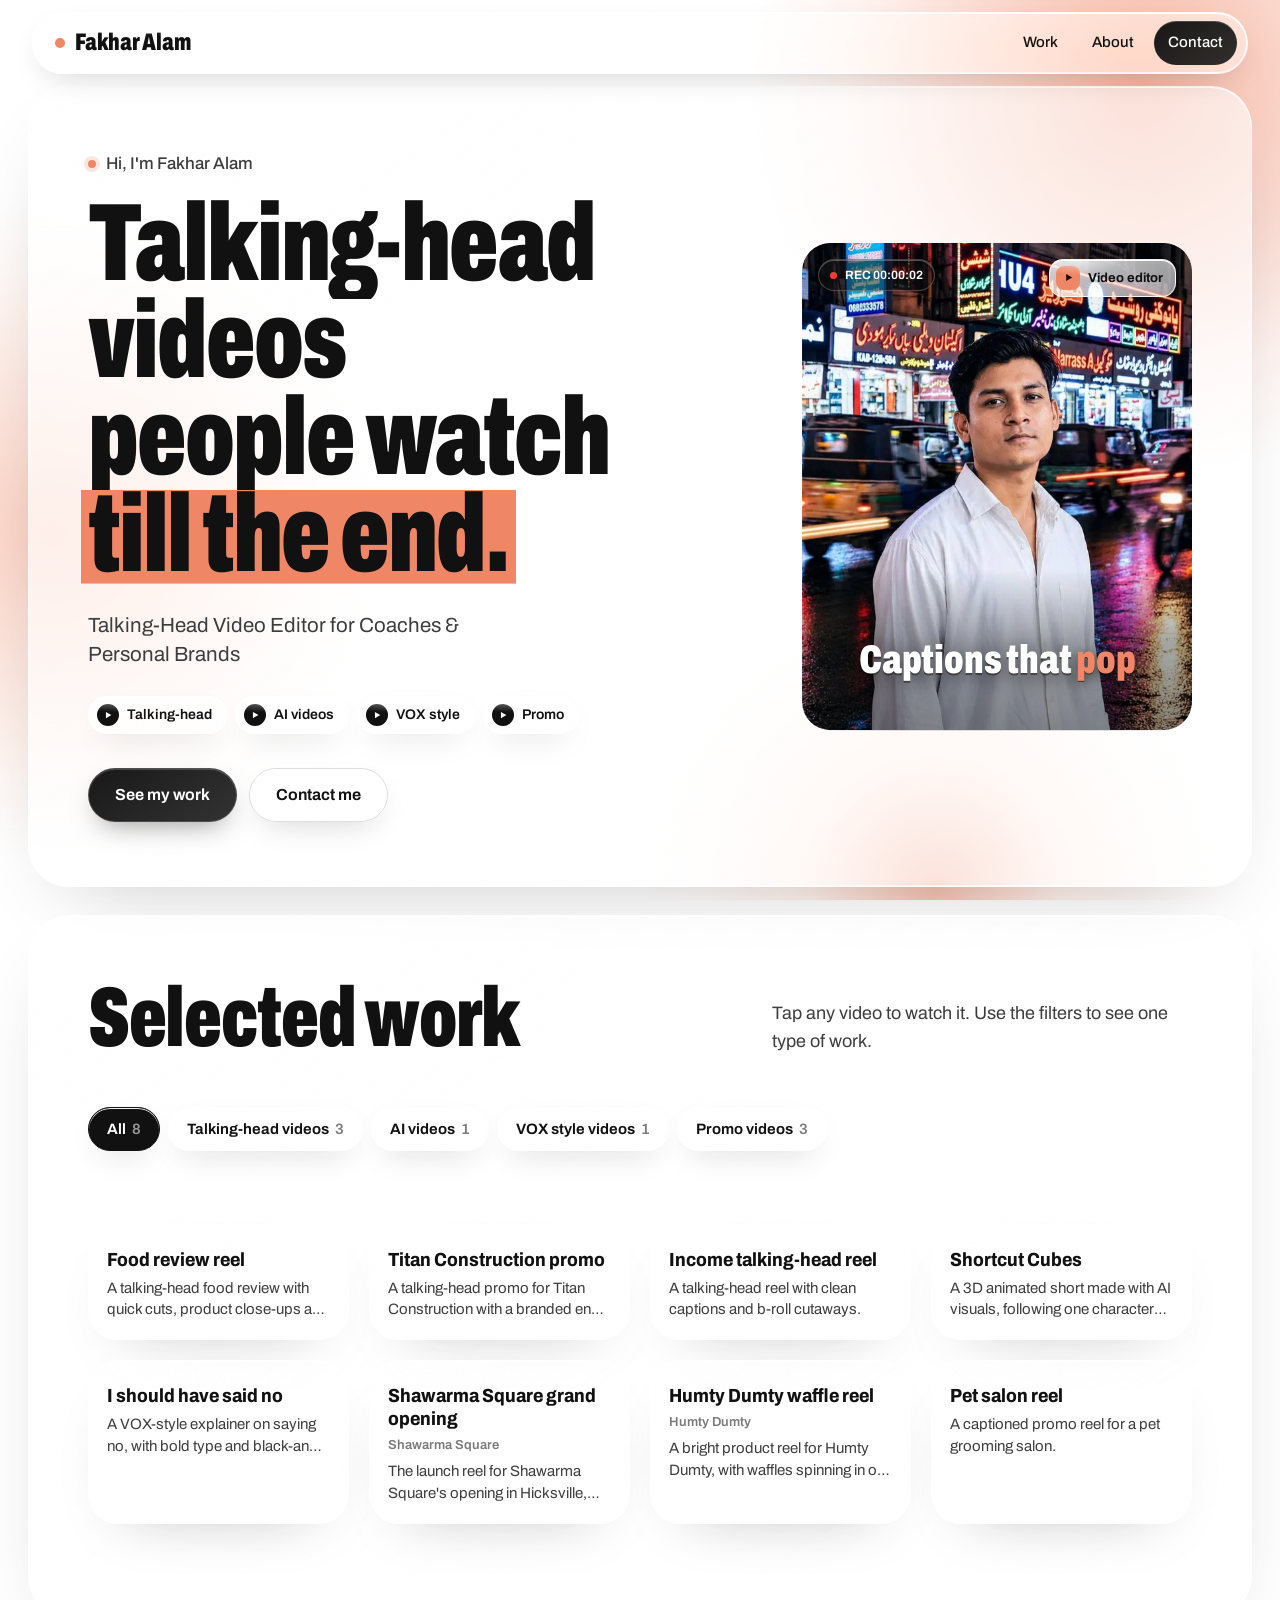
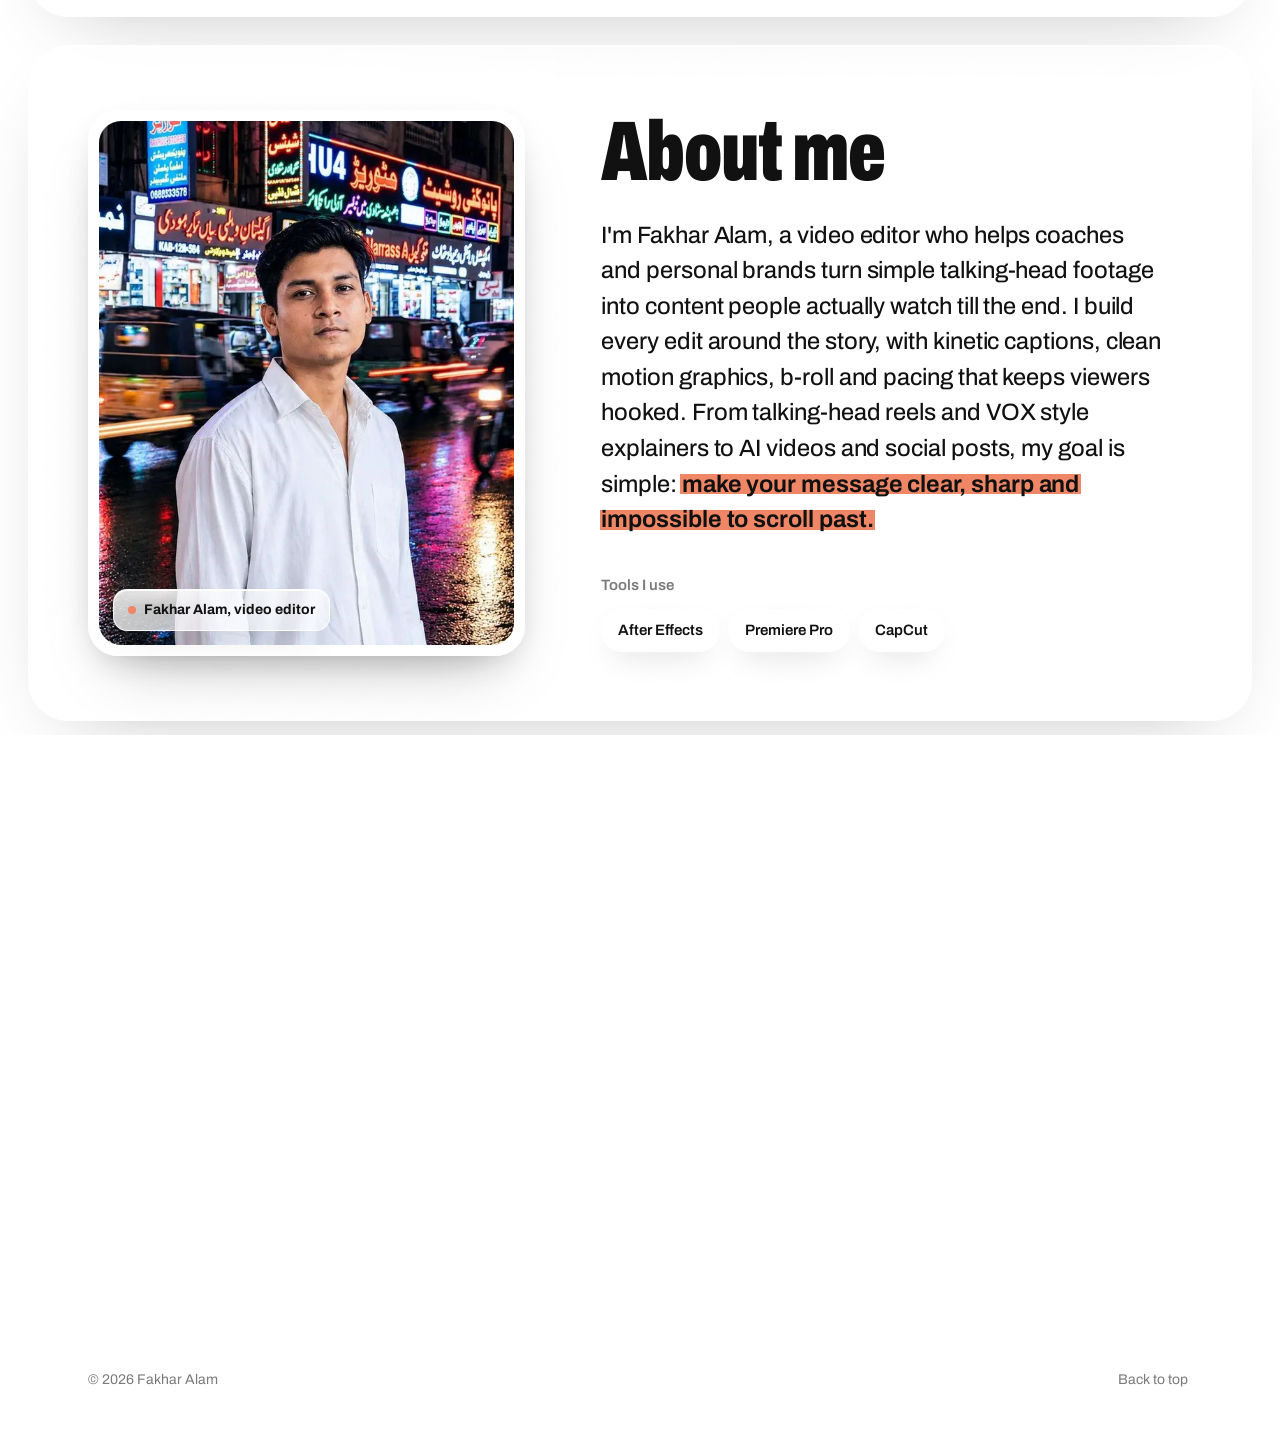
<file: index.html>
<!doctype html>
<html lang="en">
<head>
<meta charset="utf-8">
<meta name="viewport" content="width=device-width, initial-scale=1, viewport-fit=cover">
<title>Fakhar Alam | Talking-Head Video Editor</title>
<meta name="description" content="Fakhar Alam is a video editor for coaches and personal brands: talking-head reels, VOX-style explainers, AI videos and promo edits with kinetic captions, b-roll and motion graphics that keep people watching till the end.">
<meta name="theme-color" content="#FFFFFF">
<link rel="canonical" href="https://fakhar-alam-portfolio.netlify.app/">

<!-- Open Graph / Twitter -->
<meta property="og:type" content="website">
<meta property="og:site_name" content="Fakhar Alam">
<meta property="og:title" content="Fakhar Alam | Talking-Head Video Editor">
<meta property="og:description" content="Talking-head videos people watch till the end. Reels, VOX-style explainers, AI videos and promos for coaches and personal brands.">
<meta property="og:url" content="https://fakhar-alam-portfolio.netlify.app/">
<meta property="og:image" content="https://fakhar-alam-portfolio.netlify.app/images/og-image.jpg">
<meta property="og:image:width" content="1200">
<meta property="og:image:height" content="630">
<meta property="og:image:alt" content="Fakhar Alam, talking-head video editor">
<meta name="twitter:card" content="summary_large_image">
<meta name="twitter:title" content="Fakhar Alam | Talking-Head Video Editor">
<meta name="twitter:description" content="Talking-head videos people watch till the end. Reels, VOX-style explainers, AI videos and promos for coaches and personal brands.">
<meta name="twitter:image" content="https://fakhar-alam-portfolio.netlify.app/images/og-image.jpg">

<!-- icons -->
<link rel="icon" href="/favicon.svg" type="image/svg+xml">
<link rel="icon" href="/favicon-32.png" sizes="32x32" type="image/png">
<link rel="apple-touch-icon" href="/apple-touch-icon.png">

<!-- early loads -->
<link rel="preconnect" href="https://fonts.googleapis.com">
<link rel="preconnect" href="https://fonts.gstatic.com" crossorigin>
<link rel="preload" href="/content/site.json" as="fetch" crossorigin>
<link rel="preload" as="image" type="image/webp" imagesrcset="/images/fakhar-600.webp 600w, /images/fakhar-800.webp 800w" imagesizes="(max-width:900px) min(calc(100vw - 60px),380px), 420px" fetchpriority="high">
<link href="https://fonts.googleapis.com/css2?family=Archivo:ital,wdth,wght@0,62..125,100..900;1,62..125,100..900&display=swap" rel="stylesheet">
<link rel="stylesheet" href="/css/site.css">
</head>
<body>
<!-- 3 pre-blurred gradient blobs, one fixed layer, transform-only drift -->
<div class="bg-blobs" aria-hidden="true"><i></i><i></i><i></i></div>
<div id="root"></div>
<div class="toast" id="toast" role="status" aria-live="polite"></div>
<script src="/js/lenis.min.js" defer></script>
<script src="/js/app.js" defer></script>
</body>
</html>
</file>
<file: css/site.css>
/* Fakhar Alam portfolio — performance build
   Same look (white / #111 / coral #EF8665, liquid-glass panels, soft blobs),
   but almost no live backdrop-filter, no blurred elements, transform/opacity-only animation. */
:root{
  --bg:#FFFFFF; --ink:#111111; --ink-2:#3D3D3D; --muted:#7A7A7A; --line:#E9E9E7; --soft:#F4F4F2;
  --accent:#EF8665; --on-accent:#111111;
  /* static "frosted" fills: slightly higher opacity replaces the blur */
  --glass:linear-gradient(145deg,rgba(255,255,255,.82),rgba(255,255,255,.56));
  --glass-edge:rgba(255,255,255,.85);
  --glass-shadow:inset 0 1px 0 rgba(255,255,255,.95),0 12px 32px -14px rgba(17,17,17,.22);
  --panel:linear-gradient(145deg,rgba(255,255,255,.7),rgba(255,255,255,.5));
  --panel-edge:rgba(255,255,255,.8);
  --panel-shadow:inset 0 1px 0 rgba(255,255,255,.95),0 30px 80px -44px rgba(17,17,17,.3);
  --specular:radial-gradient(60% 70% at 22% 0%,rgba(255,255,255,.55),rgba(255,255,255,0) 60%);
  --ease:cubic-bezier(.16,1,.3,1);
  --font:"Archivo","Helvetica Neue",Arial,system-ui,sans-serif;
  --wrap:1240px;
  color-scheme:light;
  box-sizing:border-box;
  padding-top:env(safe-area-inset-top,0px);
  padding-bottom:env(safe-area-inset-bottom,0px);
}
*,*::before,*::after{box-sizing:inherit}
html{scroll-padding-top:calc(env(safe-area-inset-top,0px) + 80px);scroll-behavior:smooth;background:#FFFFFF}
html.lenis,html.lenis body{height:auto}
.lenis.lenis-smooth{scroll-behavior:auto!important}
.lenis.lenis-smooth [data-lenis-prevent]{overscroll-behavior:contain}
.lenis.lenis-stopped{overflow:hidden}
body{margin:0;background:transparent;color:var(--ink);font-family:var(--font);font-size:17px;line-height:1.55;-webkit-font-smoothing:antialiased;text-rendering:optimizeLegibility;overflow-x:hidden}
img{max-width:100%;display:block}
a{color:inherit}
button,input,textarea,select{font:inherit;color:inherit}
:focus-visible{outline:2px solid var(--ink);outline-offset:3px;border-radius:6px}
.wrap{max-width:var(--wrap);margin:0 auto;padding:0 clamp(20px,4vw,48px)}
body::before{content:"";position:fixed;inset:0 0 auto;height:env(safe-area-inset-top,0px);z-index:60;background:rgba(255,255,255,.92)}
.sr-only{position:absolute;width:1px;height:1px;overflow:hidden;clip:rect(0 0 0 0);white-space:nowrap}

/* ===== background: 3 pre-blurred gradient blobs, transform-only drift ===== */
.bg-blobs{position:fixed;inset:0;z-index:-1;overflow:hidden;pointer-events:none;background:#FFFFFF}
.bg-blobs i{position:absolute;border-radius:50%;will-change:transform;animation:drift 30s ease-in-out infinite alternate;transform:translate3d(0,0,0)}
.bg-blobs i:nth-child(1){width:62vmax;height:62vmax;right:-20vmax;top:-24vmax;background:radial-gradient(circle,rgba(239,134,101,.62) 0%,rgba(239,134,101,.34) 28%,rgba(239,134,101,.1) 52%,rgba(239,134,101,0) 70%)}
.bg-blobs i:nth-child(2){width:52vmax;height:52vmax;left:-22vmax;top:22vh;background:radial-gradient(circle,rgba(246,163,133,.5) 0%,rgba(246,163,133,.26) 30%,rgba(246,163,133,.08) 54%,rgba(246,163,133,0) 70%);animation-duration:36s;animation-delay:-9s}
.bg-blobs i:nth-child(3){width:46vmax;height:46vmax;right:4vw;bottom:-22vmax;background:radial-gradient(circle,rgba(239,134,101,.5) 0%,rgba(255,208,190,.3) 30%,rgba(255,208,190,.08) 54%,rgba(255,208,190,0) 70%);animation-duration:34s;animation-delay:-16s}
@keyframes drift{from{transform:translate3d(0,0,0)}to{transform:translate3d(5%,7%,0)}}
html.paused .bg-blobs i,html.paused .frame.kb img{animation-play-state:paused}

/* ===== nav ===== */
.nav{position:sticky;top:calc(env(safe-area-inset-top,0px) + 12px);z-index:50;padding:0 clamp(12px,3vw,32px)}
.nav-pill{position:relative;max-width:var(--wrap);margin:0 auto;display:flex;align-items:center;justify-content:space-between;height:62px;padding:0 10px 0 22px;border-radius:99px;
  background:linear-gradient(145deg,rgba(255,255,255,.72),rgba(255,255,255,.46));
  -webkit-backdrop-filter:blur(12px) saturate(1.6);backdrop-filter:blur(12px) saturate(1.6);
  border:1px solid var(--glass-edge);box-shadow:var(--glass-shadow);transition:box-shadow .6s var(--ease)}
.nav.scrolled .nav-pill{box-shadow:var(--glass-shadow),0 18px 40px -18px rgba(17,17,17,.3)}
.logo{font-weight:850;font-stretch:72%;font-size:24px;letter-spacing:-.01em;text-decoration:none;display:inline-flex;align-items:center;gap:10px;min-height:44px}
.logo i{width:10px;height:10px;border-radius:50%;background:var(--accent)}
.nav ul{list-style:none;display:flex;gap:6px;margin:0;padding:0}
.nav a.nl{text-decoration:none;font-size:15px;font-weight:500;padding:0 14px;min-height:44px;display:inline-flex;align-items:center;border-radius:99px;transition:background-color .4s var(--ease),color .4s var(--ease)}
.nav a.nl:hover{background:rgba(255,255,255,.7)}
.nav a.nl.cta{background:linear-gradient(145deg,rgba(17,17,17,.97),rgba(17,17,17,.86));color:#fff;box-shadow:inset 0 1px 0 rgba(255,255,255,.2)}
.nav a.nl.cta:hover{background:var(--accent);color:var(--on-accent)}
#scroll-sentinel{position:absolute;top:0;left:0;width:1px;height:10px;pointer-events:none}

/* ===== hero ===== */
.hero{padding:clamp(14px,2vw,24px) clamp(10px,2.4vw,28px) clamp(8px,1.2vw,14px)}
.hero .wrap{display:grid;grid-template-columns:minmax(0,1.25fr) minmax(0,.75fr);gap:clamp(32px,5vw,72px);align-items:center}
.hello{font-size:17px;font-weight:500;color:var(--ink-2);margin:0 0 18px;display:flex;align-items:center;gap:10px}
.hello .dot{width:8px;height:8px;border-radius:50%;background:var(--accent);box-shadow:0 0 0 4px rgba(239,134,101,.2)}
.display{font-weight:880;font-stretch:66%;font-size:clamp(50px,8.6vw,132px);line-height:.88;letter-spacing:-.018em;margin:0;text-wrap:balance;overflow-wrap:anywhere}
.w{display:inline-block;overflow:hidden;vertical-align:top;padding-bottom:.06em;margin-bottom:-.06em}
.w>span{display:inline-block;transform:translateY(105%);transition:transform 1.1s var(--ease)}
.booted .w>span,.in .w>span{transform:none}
.mark{background-image:linear-gradient(var(--accent),var(--accent));background-repeat:no-repeat;background-size:0% 78%;background-position:0 62%;transition:background-size 1.2s var(--ease);padding:0 .06em;margin:0 -.06em;-webkit-box-decoration-break:clone;box-decoration-break:clone}
.mark.on{background-size:100% 78%}
.sub{font-size:clamp(18px,1.6vw,22px);color:var(--ink-2);max-width:34ch;margin:28px 0 0;line-height:1.45}
.chips{display:flex;flex-wrap:wrap;gap:8px;margin:26px 0 0;padding:0;list-style:none}
.chip{position:relative;overflow:hidden;display:inline-flex;align-items:center;gap:8px;padding:7px 14px 7px 8px;min-height:38px;border-radius:99px;font-size:14px;font-weight:600;cursor:pointer;border:1px solid var(--glass-edge);background:var(--glass);box-shadow:var(--glass-shadow);color:inherit;transform:scale(.6);opacity:0;transition:transform .7s var(--ease),opacity .5s var(--ease),background-color .4s var(--ease)}
.chip:hover{background:rgba(255,255,255,.92)}
.chip .ic{width:22px;height:22px;border-radius:50%;background:var(--ink);color:#fff;display:grid;place-items:center}
.chip .ic svg{width:10px;height:10px;fill:#fff}
.booted .chip,.chips.in .chip{transform:none;opacity:1}
.ctas{display:flex;flex-wrap:wrap;gap:12px;margin-top:34px}
.btn{display:inline-flex;align-items:center;justify-content:center;gap:10px;height:54px;padding:0 26px;border-radius:99px;font-weight:650;font-size:16px;text-decoration:none;border:1.5px solid var(--ink);cursor:pointer;transition:transform .5s var(--ease),background-color .4s var(--ease),color .4s var(--ease)}
.btn:hover{transform:translateY(-2px)}
.btn-ink{background:linear-gradient(145deg,rgba(17,17,17,.97),rgba(17,17,17,.86));color:#fff;border-color:rgba(255,255,255,.18);box-shadow:inset 0 1px 0 rgba(255,255,255,.18),0 12px 28px -12px rgba(17,17,17,.5)}
.btn-ink:hover{background:var(--accent);color:var(--on-accent)}
.btn-line{position:relative;background:var(--glass);border-color:var(--glass-edge);box-shadow:var(--glass-shadow);outline:1px solid rgba(17,17,17,.14);outline-offset:-1px}
.btn-line:hover{background:var(--ink);color:#fff;outline-color:var(--ink)}

.hero-media{margin:0;justify-self:end;width:100%;max-width:420px}
.frame{position:relative;aspect-ratio:4/5;border-radius:28px;overflow:hidden;background:var(--soft);clip-path:inset(0 0 100% 0 round 28px);transition:clip-path 1.4s var(--ease);box-shadow:0 30px 70px -36px rgba(17,17,17,.55);transform:translateZ(0)}
.booted .frame,.frame.in{clip-path:inset(0 0 0 0 round 28px)}
.frame img{width:100%;height:100%;object-fit:cover;transform:scale(1.14);transition:transform 2.4s var(--ease);will-change:transform;backface-visibility:hidden}
.booted .frame img,.frame.in img{transform:scale(1.02)}
.frame.kb img{animation:kb 18s ease-in-out infinite alternate}
.frame.kb.offscreen img{animation-play-state:paused}
@keyframes kb{from{transform:scale(1.02)}to{transform:scale(1.1) translate(-1%,-1.5%)}}
.frame .ph{position:absolute;inset:0;display:grid;place-items:center;color:var(--muted);font-weight:600}
.rec{position:absolute;top:16px;left:16px;display:flex;align-items:center;gap:8px;color:#fff;font-size:12px;font-weight:650;padding:6px 11px;border-radius:99px;font-variant-numeric:tabular-nums}
.rec i{width:7px;height:7px;border-radius:50%;background:#FF3B30;animation:blink 1.2s steps(2,start) infinite}
@keyframes blink{to{visibility:hidden}}
.badge{position:absolute;top:16px;right:16px;display:flex;align-items:center;gap:8px;color:var(--ink);font-size:13px;font-weight:700;padding:6px 12px 6px 6px;border-radius:14px;background:var(--glass);border:1px solid var(--glass-edge);box-shadow:var(--glass-shadow);transform:scale(0);transform-origin:top right;transition:transform .7s var(--ease) .9s}
.booted .badge,.frame.in .badge{transform:scale(1)}
.badge .ic{width:24px;height:24px;border-radius:8px;background:var(--accent);display:grid;place-items:center}
.badge .ic svg{width:11px;height:11px}
/* caption: dark gradient band behind it so the coral word stays readable */
.cap{position:absolute;left:0;right:0;bottom:0;display:flex;justify-content:center;align-items:flex-end;padding:70px 16px calc(12% + 4px);pointer-events:none;background:linear-gradient(180deg,rgba(0,0,0,0),rgba(0,0,0,.34) 45%,rgba(0,0,0,.46))}
.cap span{font-weight:880;font-stretch:72%;font-size:clamp(28px,3.4vw,40px);line-height:1;color:#fff;text-shadow:0 2px 0 rgba(0,0,0,.4),0 4px 22px rgba(0,0,0,.55);text-align:center;letter-spacing:-.005em;display:inline-block;animation:pop .55s var(--ease) both}
.cap span em{font-style:normal;color:var(--accent);text-shadow:0 1px 0 rgba(0,0,0,.55),0 3px 14px rgba(0,0,0,.6)}
@keyframes pop{from{transform:scale(.7) translateY(8px);opacity:0}to{transform:none;opacity:1}}

/* ===== static glass helpers ===== */
.glass-dark{background:linear-gradient(140deg,rgba(17,17,17,.6),rgba(17,17,17,.42));border:1px solid rgba(255,255,255,.22);box-shadow:inset 0 1px 0 rgba(255,255,255,.28),0 8px 24px -10px rgba(0,0,0,.4)}
.ccard,.tools li,.about-tag,.filters button,.drive-links a,.vplay,.lb-nav button,.lb-close{position:relative;background:var(--glass);border:1px solid var(--glass-edge);box-shadow:var(--glass-shadow)}
/* bright glass rim */
.hero>.wrap::before,.sec>.wrap::before,footer>.wrap::before,.vcard::before,.nav-pill::before,.ccard::before,.lb-box::before,.btn-line::before{content:"";position:absolute;inset:0;border-radius:inherit;padding:1.4px;pointer-events:none;z-index:2;
 background:linear-gradient(135deg,rgba(255,255,255,1),rgba(255,255,255,.15) 32%,rgba(255,255,255,0) 52%,rgba(255,255,255,.25) 72%,rgba(255,255,255,.95));
 -webkit-mask:linear-gradient(#000 0 0) content-box,linear-gradient(#000 0 0);-webkit-mask-composite:xor;mask:linear-gradient(#000 0 0) content-box exclude,linear-gradient(#000 0 0)}
/* static specular highlight (no blend mode, no pointer tracking) */
.nav-pill::after,.chip::after,.btn-line::after,.ccard::after,.badge::after,.about-tag::after{content:"";position:absolute;inset:0;border-radius:inherit;pointer-events:none;z-index:1;background:var(--specular)}
.hero>.wrap>*,.sec>.wrap>*{position:relative;z-index:3}

/* ===== section panels ===== */
.sec{padding:clamp(8px,1.2vw,14px) clamp(10px,2.4vw,28px)}
footer{padding:clamp(8px,1.2vw,14px) clamp(10px,2.4vw,28px) clamp(18px,2.4vw,28px);color:var(--muted);font-size:14px}
.hero>.wrap,.sec>.wrap,footer>.wrap{position:relative;max-width:var(--wrap);margin:0 auto;border-radius:clamp(28px,3.2vw,46px);padding:clamp(30px,5vw,76px) clamp(22px,4.6vw,68px);background:radial-gradient(40% 45% at 18% 0%,rgba(255,255,255,.5),rgba(255,255,255,0) 70%),var(--panel);border:1px solid var(--panel-edge);box-shadow:var(--panel-shadow)}
footer>.wrap{padding:16px clamp(22px,4.6vw,68px);border-radius:26px;display:flex;justify-content:space-between;align-items:center;gap:16px;flex-wrap:wrap}
footer a{text-decoration:none;display:inline-flex;align-items:center;min-height:44px;padding:0 4px}
footer a:hover{color:var(--ink)}
.sec.stats-sec>.wrap{padding:0;background:none;border:0;box-shadow:none}
.sec.stats-sec>.wrap::before,.sec.stats-sec>.wrap::after{display:none}
.sec-head{display:flex;flex-wrap:wrap;align-items:end;justify-content:space-between;gap:20px 40px;margin-bottom:clamp(36px,4vw,56px)}
.h2{font-weight:880;font-stretch:66%;font-size:clamp(46px,6.6vw,96px);line-height:.9;letter-spacing:-.015em;margin:0}
.lead{max-width:42ch;color:var(--ink-2);margin:0;font-size:18px}
.rv{opacity:0;transform:translateY(28px);transition:opacity 1s var(--ease),transform 1.1s var(--ease)}
.rv.in,.booted .rv{opacity:1;transform:none}
/* off-screen sections are skipped by the renderer until they come near the viewport */
#about,#contact{content-visibility:auto;contain-intrinsic-size:auto 900px}

/* ===== work ===== */
.filters{display:flex;flex-wrap:wrap;gap:8px;margin:0 0 18px}
.filters button{min-height:44px;padding:0 18px;border-radius:99px;font-weight:650;font-size:15px;cursor:pointer;color:var(--ink);transition:background-color .5s var(--ease),color .5s var(--ease),transform .5s var(--ease)}
.filters button:hover{transform:translateY(-1px)}
.filters button[aria-selected="true"]{background:var(--ink);color:#fff;border-color:var(--ink)}
.filters button em{font-style:normal;opacity:.55;margin-left:6px;font-weight:600}
.cat-desc{color:var(--ink-2);max-width:60ch;margin:0 0 28px;min-height:1.55em}
.vgrid{display:grid;grid-template-columns:repeat(auto-fill,minmax(230px,1fr));gap:clamp(14px,1.6vw,22px)}
.vcard{position:relative;display:flex;flex-direction:column;gap:14px;text-align:left;border:1px solid rgba(255,255,255,.75);padding:10px 10px 18px;border-radius:30px;cursor:pointer;color:inherit;
  background:radial-gradient(60% 70% at 22% 0%,rgba(255,255,255,.55),rgba(255,255,255,0) 60%),linear-gradient(145deg,rgba(255,255,255,.76),rgba(255,255,255,.5));box-shadow:inset 0 1px 0 rgba(255,255,255,.95),0 24px 60px -40px rgba(17,17,17,.35);
  transition:opacity .5s var(--ease),transform .7s var(--ease),box-shadow .7s var(--ease)}
.vcard:hover{transform:translateY(-5px);box-shadow:inset 0 1px 0 #fff,0 40px 70px -40px rgba(17,17,17,.45)}
.vcard.gone{display:none}
.vcard.fade{opacity:0;transform:translateY(14px) scale(.98)}
.vcard.leaving{opacity:0;transform:scale(.96);pointer-events:none}
.vcard.flip{transition:none!important}
.vcard:active,.btn:active,.filters button:active,.ccard:active{transform:scale(.97)}
.vthumb{position:relative;aspect-ratio:9/16;border-radius:22px;overflow:hidden;background:#1C1C1C;z-index:3;transform:translateZ(0)}
.vthumb img{position:absolute;inset:0;width:100%;height:100%;object-fit:cover;object-position:center}
.vthumb::after{content:"";position:absolute;inset:auto 0 0;height:42%;background:linear-gradient(transparent,rgba(17,17,17,.55));pointer-events:none}
.vplay{position:absolute;left:50%;top:50%;width:62px;height:62px;margin:-31px 0 0 -31px;border-radius:50%;display:grid;place-items:center;color:var(--ink);z-index:2;transition:transform .6s var(--ease),opacity .5s var(--ease)}
.vplay svg{width:18px;height:18px;margin-left:3px}
.vcard:hover .vplay{transform:scale(1.08)}
.vcard.soon .vplay{display:none}
.vtag{position:absolute;left:12px;top:12px;z-index:2;padding:5px 10px;border-radius:10px;font-size:12px;font-weight:700;color:#fff}
.vsoon{position:absolute;right:12px;top:12px;z-index:2;padding:5px 10px;border-radius:10px;font-size:12px;font-weight:700;color:var(--ink);background:rgba(255,255,255,.9)}
.vdur{position:absolute;right:12px;bottom:12px;z-index:2;font-size:12px;font-weight:650;color:#fff;font-variant-numeric:tabular-nums}
.vmeta{padding:0 8px;position:relative;z-index:3}
.vmeta h3{margin:0;font-size:19px;font-weight:750;font-stretch:90%;line-height:1.2}
.vmeta p{margin:6px 0 0;font-size:15px;color:var(--ink-2);line-height:1.45;display:-webkit-box;-webkit-line-clamp:2;-webkit-box-orient:vertical;overflow:hidden}
.vmeta small{display:block;margin-top:4px;font-size:13px;color:var(--muted);font-weight:600}
.empty-work{padding:48px 24px;border-radius:24px;border:1.5px dashed rgba(255,255,255,.8);background:rgba(255,255,255,.3);text-align:center;color:var(--muted)}
.drive-links{display:flex;flex-wrap:wrap;gap:10px;margin-top:28px}
.drive-links a{display:inline-flex;align-items:center;gap:10px;min-height:48px;padding:0 20px;border-radius:99px;text-decoration:none;font-weight:650}
.drive-links a.gone{display:none}

/* ===== lightbox ===== */
.lb{position:fixed;inset:0;z-index:95;display:grid;place-items:center;padding:calc(env(safe-area-inset-top,0px) + 20px) 20px calc(env(safe-area-inset-bottom,0px) + 20px);visibility:hidden;opacity:0;transition:opacity .45s var(--ease),visibility 0s linear .45s}
.lb.open{visibility:visible;opacity:1;transition:opacity .45s var(--ease)}
.lb-back{position:absolute;inset:0;background:rgba(17,17,17,.62)}
.lb.open .lb-back{-webkit-backdrop-filter:blur(14px) saturate(1.4);backdrop-filter:blur(14px) saturate(1.4)}
.lb-box{position:relative;display:flex;gap:24px;align-items:stretch;padding:14px;border-radius:30px;max-width:min(1120px,100%);max-height:100%;
  background:linear-gradient(140deg,rgba(255,255,255,.94),rgba(255,255,255,.84));border:1px solid var(--glass-edge);box-shadow:var(--glass-shadow),0 40px 100px -40px rgba(0,0,0,.5);
  transform:translateY(24px) scale(.97);transition:transform .6s var(--ease)}
.lb.open .lb-box{transform:none}
.lb-video{flex:none;border-radius:20px;overflow:hidden;background:#000;display:flex}
.lb-frame{height:min(80vh,760px);aspect-ratio:9/16;max-width:100%;background:#000;position:relative}
.lb-frame iframe,.lb-frame video{position:absolute;inset:0;width:100%;height:100%;border:0;background:#000}
.lb.wide .lb-box{flex-direction:column}
.lb.wide .lb-frame{height:auto;width:min(1040px,calc(100vw - 68px));aspect-ratio:16/9;max-height:68vh}
.lb-frame video{object-fit:contain}
.vp{position:absolute;inset:0;z-index:3;cursor:pointer;-webkit-tap-highlight-color:transparent;user-select:none;-webkit-user-select:none}
.vp-big{position:absolute;left:50%;top:50%;width:68px;height:68px;margin:-34px 0 0 -34px;border-radius:50%;border:1px solid rgba(255,255,255,.85);background:rgba(255,255,255,.9);color:#111;display:grid;place-items:center;cursor:pointer;box-shadow:0 10px 30px -10px rgba(0,0,0,.5);opacity:0;transform:scale(.9);transition:opacity .35s var(--ease),transform .45s var(--ease)}
.vp-big svg{width:22px;height:22px}
.vp.paused .vp-big svg{margin-left:3px}
.vp.show .vp-big,.vp.paused .vp-big{opacity:1;transform:none}
.vp-bar{position:absolute;left:0;right:0;bottom:0;display:flex;align-items:center;gap:6px;padding:26px 8px 6px 14px;color:#fff;background:linear-gradient(transparent,rgba(0,0,0,.55));opacity:0;transition:opacity .35s var(--ease);cursor:default}
.vp.show .vp-bar,.vp.paused .vp-bar{opacity:1}
.vp-track{flex:1;height:22px;display:flex;align-items:center;cursor:pointer;touch-action:none;position:relative}
.vp-track::before{content:"";position:absolute;left:0;right:0;height:3px;border-radius:3px;background:rgba(255,255,255,.3)}
.vp-track i{position:absolute;left:0;right:0;height:3px;border-radius:3px;background:var(--accent);transform:scaleX(0);transform-origin:left}
.vp-time{font-size:12px;font-weight:650;font-variant-numeric:tabular-nums;white-space:nowrap;margin-left:6px}
.vp-btn{width:40px;height:40px;border:0;background:none;color:#fff;display:grid;place-items:center;cursor:pointer;border-radius:50%}
.vp-btn svg{width:20px;height:20px}
.lb-poster{position:absolute;inset:0;width:100%;height:100%;object-fit:cover;opacity:.45}
.lb-frame.loading::after{content:"";position:absolute;left:50%;top:50%;width:44px;height:44px;margin:-22px 0 0 -22px;border-radius:50%;border:3px solid rgba(255,255,255,.25);border-top-color:#fff;animation:spin .8s linear infinite;z-index:2}
@keyframes spin{to{transform:rotate(360deg)}}
.lb-soon{position:absolute;inset:0;display:grid;place-items:center}
.lb-soon span{position:relative;color:#fff;font-weight:700;padding:10px 16px;border-radius:12px;background:rgba(17,17,17,.6)}
.lb-info{width:300px;padding:14px 8px 8px 0;display:flex;flex-direction:column;gap:10px}
.lb.wide .lb-info{width:auto;padding:2px 8px 6px}
.lb-info .tagchip{align-self:flex-start}
.lb-info h3{margin:0;font-size:28px;font-weight:850;font-stretch:72%;line-height:1}
.lb-info p{margin:0;color:var(--ink-2)}
.lb-nav{display:flex;gap:8px;margin-top:auto;padding-top:12px}
.lb-nav button,.lb-close{width:46px;height:46px;border-radius:50%;display:grid;place-items:center;cursor:pointer;color:var(--ink)}
.lb-nav svg,.lb-close svg{width:18px;height:18px;fill:none;stroke:currentColor;stroke-width:2;stroke-linecap:round;stroke-linejoin:round}
.lb-close{position:absolute;top:-14px;right:-14px;z-index:3}
.lb-open{align-self:flex-start;display:inline-flex;align-items:center;min-height:44px;padding:0 16px;border-radius:99px;font-size:14px;font-weight:650;text-decoration:none;color:var(--ink);background:var(--soft);border:1px solid var(--line)}
.lb-open[hidden]{display:none}
.tagchip{display:inline-flex;align-items:center;gap:6px;background:var(--accent);color:var(--on-accent);font-size:12px;font-weight:750;padding:5px 10px;border-radius:8px}

/* ===== stats (hidden by default) ===== */
.stats{background:linear-gradient(145deg,rgba(17,17,17,.94),rgba(17,17,17,.84));color:#fff;border-radius:32px;padding:clamp(40px,5vw,64px) clamp(24px,4vw,56px);display:grid;grid-template-columns:repeat(auto-fit,minmax(180px,1fr));gap:32px;border:1px solid rgba(255,255,255,.16);box-shadow:inset 0 1px 0 rgba(255,255,255,.22),0 30px 80px -40px rgba(17,17,17,.6)}
.stat b{display:block;font-weight:900;font-stretch:62%;font-size:clamp(64px,8vw,112px);line-height:.9;letter-spacing:-.02em;font-variant-numeric:tabular-nums}
.stat b em{font-style:normal;color:var(--accent)}
.stat span{display:block;margin-top:10px;color:#BDBDBD;font-size:16px}

/* ===== about ===== */
.about .wrap{display:grid;grid-template-columns:minmax(0,.85fr) minmax(0,1.15fr);gap:clamp(32px,6vw,88px);align-items:center}
.about .wrap.solo{grid-template-columns:minmax(0,1fr)}
.about-copy .h2{margin-bottom:28px}
.about-text{font-size:clamp(19px,1.85vw,25px);line-height:1.5;font-weight:450;letter-spacing:-.003em;margin:0;max-width:40ch}
.about-text .mark{font-weight:650}
.tools{margin-top:36px}
.tools h3{font-size:15px;font-weight:600;color:var(--muted);margin:0 0 12px}
.tools ul{list-style:none;margin:0;padding:0;display:flex;flex-wrap:wrap;gap:8px}
.tools li{padding:9px 16px;border-radius:99px;font-weight:600;font-size:15px}
.about-photo{position:relative;margin:0;aspect-ratio:4/5;border-radius:30px;padding:10px;background:linear-gradient(145deg,rgba(255,255,255,.8),rgba(255,255,255,.5));border:1px solid var(--glass-edge);box-shadow:var(--glass-shadow),0 30px 60px -30px rgba(17,17,17,.35)}
.about-photo .ph-in{width:100%;height:100%;border-radius:22px;overflow:hidden;transform:translateZ(0)}
.about-photo img{width:100%;height:100%;object-fit:cover;transition:transform 1.6s var(--ease)}
.about-photo:hover img{transform:scale(1.04)}
.about-tag{position:absolute;left:24px;bottom:24px;display:inline-flex;align-items:center;gap:8px;padding:9px 14px;border-radius:14px;font-size:14px;font-weight:700;color:var(--ink)}
.about-tag i{width:8px;height:8px;border-radius:50%;background:var(--accent)}

/* ===== contact ===== */
.contact .wrap{display:grid;grid-template-columns:minmax(0,.9fr) minmax(0,1.1fr);gap:clamp(32px,6vw,96px);align-items:start}
.ccards{display:flex;flex-direction:column;gap:14px}
.ccard{display:flex;align-items:center;gap:20px;padding:20px 26px 20px 20px;border-radius:24px;text-decoration:none;transition:transform .6s var(--ease),box-shadow .6s var(--ease)}
.ccard:hover{transform:translateX(6px);box-shadow:var(--glass-shadow),0 22px 44px -20px rgba(239,134,101,.55)}
.ccard .ci{flex:none;width:56px;height:56px;border-radius:50%;background:rgba(255,255,255,.8);border:1px solid rgba(255,255,255,.9);box-shadow:inset 0 1px 0 #fff,0 4px 12px -6px rgba(17,17,17,.2);display:grid;place-items:center;transition:background-color .5s var(--ease),border-color .5s var(--ease)}
.ccard:hover .ci{background:var(--accent);border-color:var(--accent)}
.ccard .ci svg{width:22px;height:22px;fill:none;stroke:currentColor;stroke-width:1.7;stroke-linecap:round;stroke-linejoin:round}
.ccard .ct{flex:1;min-width:0}
.ccard .ct small{display:block;color:var(--muted);font-size:14px}
.ccard .ct strong{display:block;font-size:clamp(17px,1.6vw,20px);font-weight:600;overflow:hidden;text-overflow:ellipsis;white-space:nowrap}
.ccard .ca{flex:none;width:22px;height:22px;transition:transform .5s var(--ease)}
.ccard:hover .ca{transform:translateX(4px)}
.ccard .ca svg{width:22px;height:22px;fill:none;stroke:currentColor;stroke-width:1.7;stroke-linecap:round;stroke-linejoin:round}

/* ===== toast ===== */
.toast{position:fixed;left:50%;bottom:calc(24px + env(safe-area-inset-bottom,0px));transform:translate(-50%,20px);opacity:0;z-index:90;background:var(--ink);color:#fff;padding:12px 18px;border-radius:14px;font-size:15px;font-weight:550;transition:opacity .5s var(--ease),transform .5s var(--ease);pointer-events:none;max-width:calc(100vw - 40px)}
.toast.show{opacity:1;transform:translate(-50%,0)}

/* ===== responsive ===== */
@media (max-width:900px){
  .hero .wrap,.about .wrap,.contact .wrap{grid-template-columns:1fr}
  .hero-media{justify-self:start;max-width:380px}
  .nav ul li.hide-sm{display:none}
}
@media (max-width:760px){
  .bg-blobs i{animation:none!important;will-change:auto}
  .nav-pill{-webkit-backdrop-filter:none;backdrop-filter:none;background:rgba(255,255,255,.9)}
  .lb.open .lb-back{-webkit-backdrop-filter:none;backdrop-filter:none;background:rgba(17,17,17,.78)}
  .hero>.wrap,.sec>.wrap{padding:28px 20px;border-radius:28px}
  .hero-media{max-width:100%}
  .vgrid{grid-template-columns:repeat(2,minmax(0,1fr))}
  .vcard{padding:7px 7px 14px;border-radius:24px}
  .vthumb{border-radius:18px}
  .vmeta p{display:none}
  .lb{padding:calc(env(safe-area-inset-top,0px) + 12px) 12px calc(env(safe-area-inset-bottom,0px) + 12px);align-items:start}
  .lb-box{flex-direction:column;gap:12px;padding:10px;padding-top:56px;border-radius:24px;width:100%;max-height:100%;overflow-y:auto;overscroll-behavior:contain;-webkit-overflow-scrolling:touch}
  .lb-video{justify-content:center;background:transparent}
  .lb-box{background:#fff}
  .lb-frame{height:auto;width:100%;aspect-ratio:9/16;max-height:none;border-radius:16px;overflow:hidden}
  .lb.wide .lb-frame{width:100%;aspect-ratio:16/9}
  .lb-info{width:auto;padding:4px 6px 10px}
  .lb-close{position:fixed;top:calc(env(safe-area-inset-top,0px) + 20px);right:20px;z-index:5;background:rgba(255,255,255,.96)}
}
@media (max-width:760px){
  body{font-size:16px}
  .display{font-size:clamp(34px,10.5vw,50px);line-height:.92}
  .h2{font-size:clamp(30px,9vw,42px);line-height:.95}
  .hello{font-size:15px;margin-bottom:14px}
  .sub{font-size:16px;margin-top:20px}
  .lead{font-size:15.5px}
  .about-text{font-size:16.5px}
  .about-copy .h2{margin-bottom:18px}
  .sec-head{margin-bottom:24px}
  .chip{font-size:13px}
  .btn{height:50px;font-size:15px;padding:0 22px}
  .filters button{font-size:14px;padding:0 15px}
  .cat-desc{font-size:15px;margin-bottom:20px}
  .vmeta h3{font-size:15.5px}
  .cap span{font-size:26px}
  .lb-info h3{font-size:22px}
  .lb-info p{font-size:15px}
  .ccard{padding:14px 18px 14px 14px;gap:14px}
  .ccard .ci{width:46px;height:46px}
  .ccard .ct strong{font-size:16px}
  .logo{font-size:21px}
}
@media (prefers-reduced-motion:reduce){
  *,*::before,*::after{animation:none!important;transition:none!important}
  .w>span,.rv,.chip,.badge{transform:none!important;opacity:1!important}
  .frame{clip-path:none!important}
  .mark{background-size:100% 78%!important}
}
</file>
